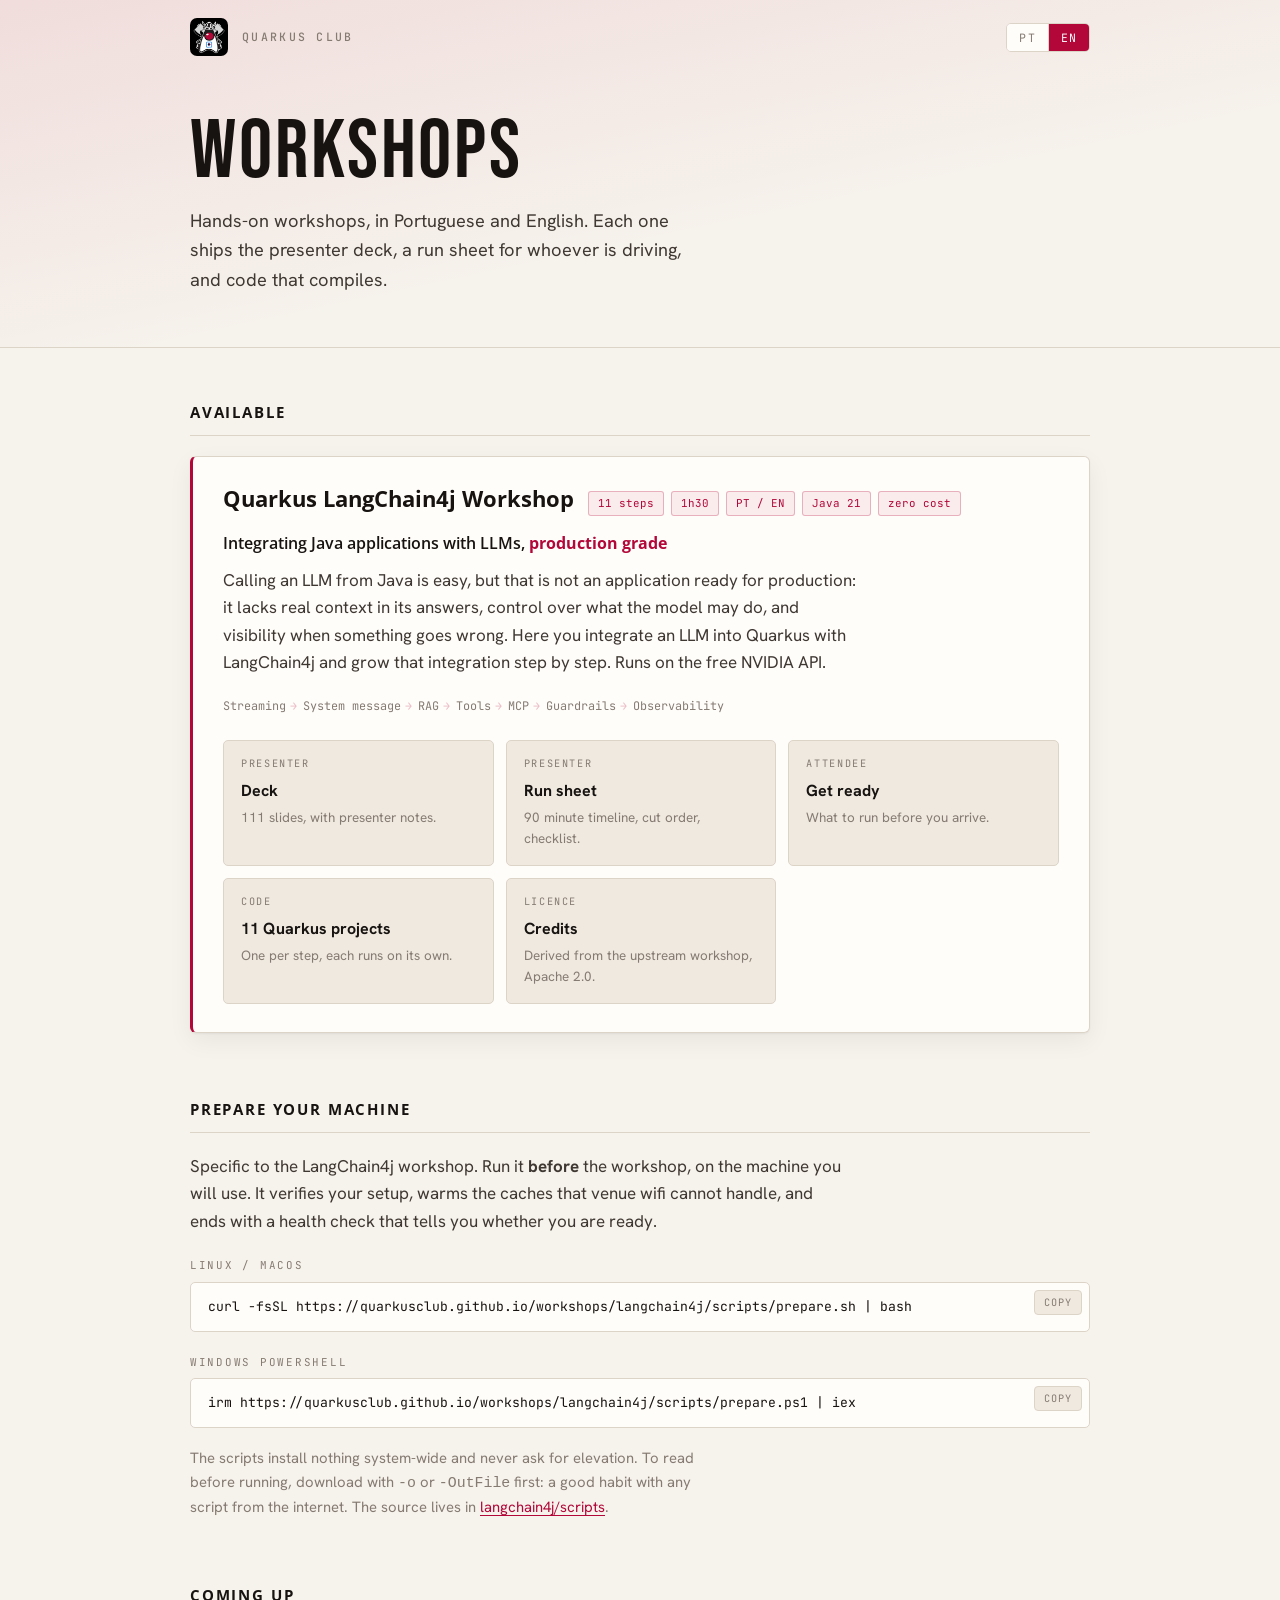
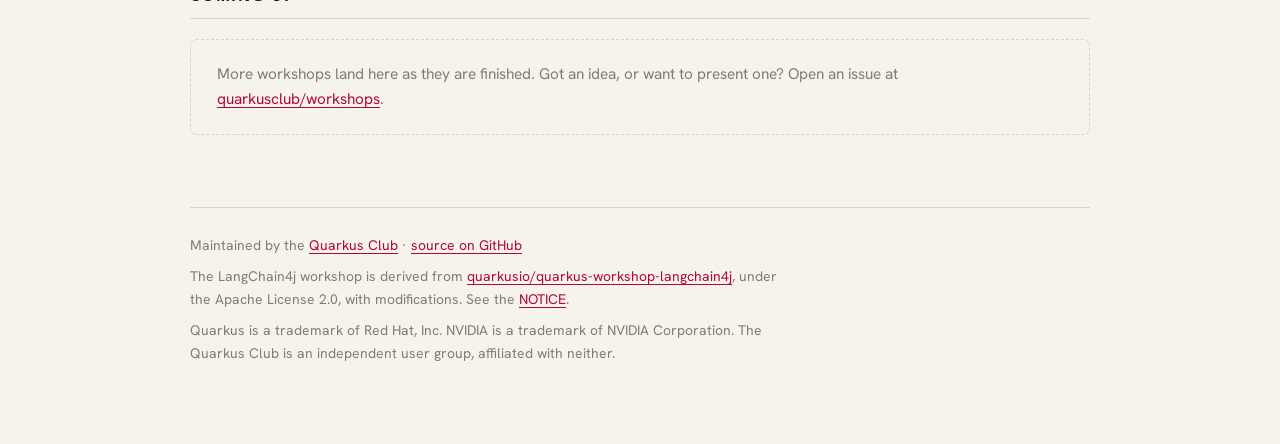
<file: index.html>
<!doctype html>
<html lang="pt-BR">
<head>
<meta charset="utf-8">
<meta name="viewport" content="width=device-width, initial-scale=1">
<title>Quarkus Club · Workshops</title>
<meta name="description" content="Workshops mão na massa do Quarkus Club, em português e inglês. Slides do apresentador, roteiro e código que roda.">
<link rel="icon" href="assets/favicon.ico" sizes="16x16 32x32 48x48">
<link rel="icon" href="assets/logo.png" type="image/png" sizes="145x145">
<link rel="preconnect" href="https://fonts.googleapis.com">
<link rel="preconnect" href="https://fonts.gstatic.com" crossorigin>
<link href="https://fonts.googleapis.com/css2?family=Bebas+Neue&family=Open+Sans:wght@600;700&family=Hanken+Grotesk:wght@400;500;700&family=JetBrains+Mono:wght@400;500&display=swap" rel="stylesheet">
<style>
  /* Tokens mirror assets/deck.css so the hub and the decks read as one system.
     Light is the default there, for the same reason: a workshop runs in a lit room. */
  :root {
    --brand-red: #b20738;
    --brand-red-light: #d41a4a;
    --brand-red-dark: #8a052c;

    --base: #f6f2ec;
    --surface-1: #fffdfa;
    --surface-2: #efe9e0;
    --line: #ddd4c8;

    --ink: #171310;
    --ink-2: #3f3832;
    --muted: #857b72;

    --accent: #b20738;
    --accent-hover: #8a052c;
    --chip-bg: rgba(178, 7, 56, .07);
    --chip-line: rgba(178, 7, 56, .26);
    --shadow: 0 1px 2px rgba(23, 19, 16, .05), 0 8px 24px rgba(23, 19, 16, .06);
    --wash: linear-gradient(168deg, rgba(178, 7, 56, .09), transparent 62%);

    --font-display: "Bebas Neue", system-ui, sans-serif;
    --font-heading: "Open Sans", system-ui, sans-serif;
    --font-body: "Hanken Grotesk", system-ui, sans-serif;
    --font-mono: "JetBrains Mono", ui-monospace, monospace;
  }

  @media (prefers-color-scheme: dark) {
    :root {
      --base: #0f0d0c;
      --surface-1: #1a1715;
      --surface-2: #252120;
      --line: #3a3330;

      --ink: #fbf8f4;
      --ink-2: #d8d0c8;
      --muted: #9a8f86;

      --accent: #ea5a7f;
      --accent-hover: #f2839e;
      --chip-bg: rgba(212, 26, 74, .16);
      --chip-line: rgba(212, 26, 74, .42);
      --shadow: 0 1px 2px rgba(0, 0, 0, .4), 0 10px 30px rgba(0, 0, 0, .35);
      --wash: linear-gradient(168deg, rgba(178, 7, 56, .30), transparent 64%);
    }
  }

  *, *::before, *::after { box-sizing: border-box; }

  html { scroll-behavior: smooth; }
  @media (prefers-reduced-motion: reduce) {
    html { scroll-behavior: auto; }
    * { animation-duration: .01ms !important; transition-duration: .01ms !important; }
  }

  body {
    margin: 0;
    background: var(--base);
    color: var(--ink-2);
    font-family: var(--font-body);
    font-size: 17px;
    line-height: 1.62;
    -webkit-font-smoothing: antialiased;
  }

  a { color: var(--accent); text-underline-offset: 3px; }
  a:hover { color: var(--accent-hover); }
  :focus-visible { outline: 2px solid var(--accent); outline-offset: 3px; border-radius: 3px; }

  .wrap { max-width: 940px; margin: 0 auto; padding-inline: 20px; }

  .skip {
    position: absolute; left: -9999px; top: 0; z-index: 10;
    background: var(--surface-1); color: var(--ink); padding: 10px 16px;
    border: 1px solid var(--line); border-radius: 0 0 5px 0;
  }
  .skip:focus { left: 0; }

  /* --------------------------------------------------------------- header */
  header { border-bottom: 1px solid var(--line); background: var(--wash); }

  .topbar {
    display: flex; align-items: center; gap: 14px;
    padding-block: 18px;
  }
  .mark { width: 38px; height: 38px; border-radius: 7px; flex: none; display: block; }
  .wordmark {
    font-family: var(--font-mono); font-size: .72rem; font-weight: 500;
    letter-spacing: .2em; text-transform: uppercase; color: var(--muted);
    margin: 0; margin-right: auto;
  }
  .wordmark a { color: inherit; text-decoration: none; }
  .wordmark a:hover { color: var(--accent); }

  /* language switch: two real buttons, current one pressed */
  .lang { display: flex; gap: 0; border: 1px solid var(--line); border-radius: 5px; overflow: hidden; }
  .lang button {
    font-family: var(--font-mono); font-size: .72rem; letter-spacing: .1em;
    padding: 6px 12px; border: 0; cursor: pointer;
    background: var(--surface-1); color: var(--muted);
    transition: background .15s ease, color .15s ease;
  }
  .lang button + button { border-left: 1px solid var(--line); }
  .lang button:hover { color: var(--ink); }
  .lang button[aria-pressed="true"] { background: var(--brand-red); color: #fff; }

  header .intro { padding-block: 40px 52px; }
  h1 {
    font-family: var(--font-display); font-weight: 400; letter-spacing: .035em;
    text-transform: uppercase; font-size: clamp(3rem, 11vw, 5.2rem);
    line-height: .92; margin: 0 0 16px; color: var(--ink);
  }
  .tagline { font-size: 1.14rem; margin: 0; max-width: 52ch; color: var(--ink-2); }

  /* ---------------------------------------------------------------- shell */
  h2 {
    font-family: var(--font-heading); font-size: .95rem; font-weight: 700;
    color: var(--ink); text-transform: uppercase; letter-spacing: .12em;
    margin: 64px 0 20px; padding-bottom: 10px; border-bottom: 1px solid var(--line);
  }
  h2:first-of-type { margin-top: 52px; }

  /* ------------------------------------------------------- workshop card */
  .ws {
    background: var(--surface-1); border: 1px solid var(--line);
    border-left: 3px solid var(--brand-red); border-radius: 6px;
    padding: 28px 30px; box-shadow: var(--shadow);
  }
  .ws-head { display: flex; flex-wrap: wrap; gap: 10px 14px; align-items: baseline; }
  .ws h3 {
    font-family: var(--font-heading); font-size: 1.36rem; font-weight: 700;
    color: var(--ink); margin: 0; line-height: 1.25;
  }
  .sub-title {
    font-family: var(--font-heading); font-weight: 600; font-size: 1.02rem;
    color: var(--ink); margin: 14px 0 0;
  }
  .sub-title strong { color: var(--accent); }
  .desc { margin: 10px 0 0; max-width: 64ch; }

  .tags { display: flex; flex-wrap: wrap; gap: 7px; }
  .tag {
    font-family: var(--font-mono); font-size: .68rem; padding: 3px 9px;
    border-radius: 3px; background: var(--chip-bg);
    color: var(--accent); border: 1px solid var(--chip-line); white-space: nowrap;
  }

  /* the arc of the workshop, scannable in one pass */
  .arc {
    display: flex; flex-wrap: wrap; align-items: center; gap: 6px 4px;
    margin: 20px 0 0; padding: 0; list-style: none;
    font-family: var(--font-mono); font-size: .74rem; color: var(--muted);
  }
  /* separator on the FOLLOWING item, never a trailing one: the last item in the
     list is the hidden translation, and :last-child would still match it. */
  .arc li + li::before { content: "→"; margin-right: 6px; color: var(--chip-line); }

  .res {
    display: grid; grid-template-columns: repeat(auto-fit, minmax(215px, 1fr));
    gap: 12px; margin-top: 24px;
  }
  .res a {
    display: block; text-decoration: none; color: inherit;
    background: var(--surface-2); border: 1px solid var(--line);
    border-radius: 5px; padding: 15px 17px;
    transition: border-color .18s ease, transform .18s ease, box-shadow .18s ease;
  }
  .res a:hover {
    border-color: var(--brand-red); transform: translateY(-2px);
    box-shadow: var(--shadow);
  }
  .res .k {
    font-family: var(--font-mono); font-size: .64rem; letter-spacing: .16em;
    text-transform: uppercase; color: var(--muted); display: block; margin-bottom: 5px;
  }
  .res .n { font-weight: 700; color: var(--ink); font-size: 1rem; display: block; }
  .res .h { display: block; font-size: .84rem; color: var(--muted); margin-top: 3px; }

  /* ----------------------------------------------------------- prep block */
  .lede { max-width: 66ch; }
  .label {
    font-family: var(--font-mono); font-size: .68rem; text-transform: uppercase;
    letter-spacing: .16em; color: var(--muted); margin: 22px 0 7px;
  }
  .cmd { position: relative; }
  .cmd pre {
    background: var(--surface-1); border: 1px solid var(--line); border-radius: 5px;
    padding: 14px 58px 14px 17px; overflow-x: auto; font-family: var(--font-mono);
    font-size: .82rem; color: var(--ink); margin: 0; line-height: 1.5;
  }
  .copy {
    position: absolute; top: 8px; right: 8px;
    font-family: var(--font-mono); font-size: .64rem; letter-spacing: .1em;
    text-transform: uppercase; padding: 5px 9px; cursor: pointer;
    background: var(--surface-2); color: var(--muted);
    border: 1px solid var(--line); border-radius: 4px;
    transition: color .15s ease, border-color .15s ease;
  }
  .copy:hover { color: var(--accent); border-color: var(--chip-line); }
  .copy[data-done="1"] { color: var(--accent); border-color: var(--chip-line); }

  .note { font-size: .93rem; color: var(--muted); margin-top: 18px; max-width: 66ch; }

  .soon {
    border: 1px dashed var(--line); border-radius: 6px; padding: 22px 26px;
    color: var(--muted); font-size: .96rem;
  }

  footer {
    border-top: 1px solid var(--line); margin-top: 72px;
    padding: 26px 0 72px; font-size: .87rem; color: var(--muted);
  }
  footer p { margin: 0 0 9px; max-width: 76ch; }

  /* language visibility, CSS-driven so it is correct before any script runs */
  html[lang="pt-BR"] [data-lang="en"] { display: none; }
  html[lang="en"] [data-lang="pt"] { display: none; }

  @media (max-width: 560px) {
    body { font-size: 16px; }
    header .intro { padding-block: 28px 38px; }
    .ws { padding: 22px 20px; }
    .topbar { flex-wrap: wrap; }
  }
</style>
</head>
<body>

<a class="skip" href="#main"><span data-lang="pt">Pular para o conteúdo</span><span data-lang="en">Skip to content</span></a>

<header>
  <div class="wrap topbar">
    <img class="mark" src="assets/logo.png" alt="" width="38" height="38">
    <p class="wordmark"><a href="https://quarkusclub.github.io">Quarkus Club</a></p>
    <div class="lang" role="group" aria-label="Idioma / Language">
      <button type="button" data-set-lang="pt-BR" aria-pressed="true">PT</button>
      <button type="button" data-set-lang="en" aria-pressed="false">EN</button>
    </div>
  </div>
  <div class="wrap intro">
    <h1>Workshops</h1>
    <p class="tagline" data-lang="pt">Workshops mão na massa, em português e inglês. Cada um traz os slides do apresentador, um roteiro de condução e código que compila.</p>
    <p class="tagline" data-lang="en">Hands-on workshops, in Portuguese and English. Each one ships the presenter deck, a run sheet for whoever is driving, and code that compiles.</p>
  </div>
</header>

<main class="wrap" id="main">

  <h2><span data-lang="pt">Disponíveis</span><span data-lang="en">Available</span></h2>

  <div class="ws">
    <div class="ws-head">
      <h3>Quarkus LangChain4j Workshop</h3>
      <div class="tags">
        <span class="tag">11 steps</span>
        <span class="tag">1h30</span>
        <span class="tag">PT / EN</span>
        <span class="tag">Java 21</span>
        <span class="tag" data-lang="pt">custo zero</span>
        <span class="tag" data-lang="en">zero cost</span>
      </div>
    </div>

    <p class="sub-title" data-lang="pt">Integrando aplicações Java com LLMs, <strong>production grade</strong></p>
    <p class="sub-title" data-lang="en">Integrating Java applications with LLMs, <strong>production grade</strong></p>

    <p class="desc" data-lang="pt">
      Chamar um LLM a partir do Java é fácil, mas isso não é uma aplicação pronta para produção:
      falta contexto real nas respostas, controle sobre o que o modelo pode fazer e visibilidade
      quando algo sai errado. Aqui você integra um LLM ao Quarkus com LangChain4j e evolui essa
      integração passo a passo. Roda na API gratuita da NVIDIA.
    </p>
    <p class="desc" data-lang="en">
      Calling an LLM from Java is easy, but that is not an application ready for production:
      it lacks real context in its answers, control over what the model may do, and visibility
      when something goes wrong. Here you integrate an LLM into Quarkus with LangChain4j and
      grow that integration step by step. Runs on the free NVIDIA API.
    </p>

    <ul class="arc">
      <li>Streaming</li>
      <li>System message</li>
      <li>RAG</li>
      <li>Tools</li>
      <li>MCP</li>
      <li>Guardrails</li>
      <li data-lang="pt">Observabilidade</li>
      <li data-lang="en">Observability</li>
    </ul>

    <div class="res">
      <a href="langchain4j/slides/" data-href-pt="langchain4j/slides/" data-href-en="langchain4j/slides/en.html">
        <span class="k" data-lang="pt">Apresentador</span><span class="k" data-lang="en">Presenter</span>
        <span class="n" data-lang="pt">Slides</span><span class="n" data-lang="en">Deck</span>
        <span class="h" data-lang="pt">111 slides, com notas do apresentador.</span>
        <span class="h" data-lang="en">111 slides, with presenter notes.</span>
      </a>

      <a href="https://github.com/quarkusclub/workshops/blob/main/langchain4j/ROTEIRO.md"
         data-href-pt="https://github.com/quarkusclub/workshops/blob/main/langchain4j/ROTEIRO.md"
         data-href-en="https://github.com/quarkusclub/workshops/blob/main/langchain4j/RUNSHEET.md">
        <span class="k" data-lang="pt">Apresentador</span><span class="k" data-lang="en">Presenter</span>
        <span class="n" data-lang="pt">Roteiro</span><span class="n" data-lang="en">Run sheet</span>
        <span class="h" data-lang="pt">Cronograma de 90 min, ordem de corte, checklist.</span>
        <span class="h" data-lang="en">90 minute timeline, cut order, checklist.</span>
      </a>

      <a href="#prepare">
        <span class="k" data-lang="pt">Participante</span><span class="k" data-lang="en">Attendee</span>
        <span class="n" data-lang="pt">Preparação</span><span class="n" data-lang="en">Get ready</span>
        <span class="h" data-lang="pt">O que rodar antes de chegar.</span>
        <span class="h" data-lang="en">What to run before you arrive.</span>
      </a>

      <a href="https://github.com/quarkusclub/workshops/tree/main/langchain4j/section-1">
        <span class="k" data-lang="pt">Código</span><span class="k" data-lang="en">Code</span>
        <span class="n" data-lang="pt">11 projetos Quarkus</span><span class="n" data-lang="en">11 Quarkus projects</span>
        <span class="h" data-lang="pt">Um por step, cada um roda sozinho.</span>
        <span class="h" data-lang="en">One per step, each runs on its own.</span>
      </a>

      <a href="https://github.com/quarkusclub/workshops/blob/main/langchain4j/CREDITOS.md"
         data-href-pt="https://github.com/quarkusclub/workshops/blob/main/langchain4j/CREDITOS.md"
         data-href-en="https://github.com/quarkusclub/workshops/blob/main/langchain4j/CREDITS.md">
        <span class="k" data-lang="pt">Licença</span><span class="k" data-lang="en">Licence</span>
        <span class="n" data-lang="pt">Créditos</span><span class="n" data-lang="en">Credits</span>
        <span class="h" data-lang="pt">Derivado do workshop upstream, Apache 2.0.</span>
        <span class="h" data-lang="en">Derived from the upstream workshop, Apache 2.0.</span>
      </a>
    </div>
  </div>

  <h2 id="prepare"><span data-lang="pt">Prepare sua máquina</span><span data-lang="en">Prepare your machine</span></h2>

  <p class="lede" data-lang="pt">
    Específico do workshop de LangChain4j. Rode <strong>antes</strong> do workshop, na máquina que
    você vai usar. O script verifica seu ambiente, baixa o que a rede do evento não vai dar conta,
    e termina com um health check dizendo se você está pronto.
  </p>
  <p class="lede" data-lang="en">
    Specific to the LangChain4j workshop. Run it <strong>before</strong> the workshop, on the machine
    you will use. It verifies your setup, warms the caches that venue wifi cannot handle, and ends
    with a health check that tells you whether you are ready.
  </p>

  <div class="label">Linux / macOS</div>
  <div class="cmd">
    <pre>curl -fsSL https://quarkusclub.github.io/workshops/langchain4j/scripts/prepare.sh | bash</pre>
    <button class="copy" type="button" data-copy>copy</button>
  </div>

  <div class="label">Windows PowerShell</div>
  <div class="cmd">
    <pre>irm https://quarkusclub.github.io/workshops/langchain4j/scripts/prepare.ps1 | iex</pre>
    <button class="copy" type="button" data-copy>copy</button>
  </div>

  <p class="note" data-lang="pt">
    Os scripts não instalam nada no sistema e não pedem elevação. Para ler antes de executar,
    baixe com <code>-o</code> ou <code>-OutFile</code> primeiro: é um bom hábito com qualquer
    script vindo da internet. O código está em
    <a href="https://github.com/quarkusclub/workshops/tree/main/langchain4j/scripts">langchain4j/scripts</a>.
  </p>
  <p class="note" data-lang="en">
    The scripts install nothing system-wide and never ask for elevation. To read before running,
    download with <code>-o</code> or <code>-OutFile</code> first: a good habit with any script
    from the internet. The source lives in
    <a href="https://github.com/quarkusclub/workshops/tree/main/langchain4j/scripts">langchain4j/scripts</a>.
  </p>

  <h2><span data-lang="pt">Em breve</span><span data-lang="en">Coming up</span></h2>
  <div class="soon">
    <span data-lang="pt">Outros workshops entram aqui conforme forem ficando prontos. Tem uma ideia ou quer
      apresentar um? Abra uma issue em</span>
    <span data-lang="en">More workshops land here as they are finished. Got an idea, or want to present one?
      Open an issue at</span>
    <a href="https://github.com/quarkusclub/workshops/issues">quarkusclub/workshops</a>.
  </div>

  <footer>
    <p data-lang="pt">Mantido pelo <a href="https://quarkusclub.github.io">Quarkus Club</a> ·
       <a href="https://github.com/quarkusclub/workshops">código no GitHub</a></p>
    <p data-lang="en">Maintained by the <a href="https://quarkusclub.github.io">Quarkus Club</a> ·
       <a href="https://github.com/quarkusclub/workshops">source on GitHub</a></p>

    <p data-lang="pt">O workshop de LangChain4j é derivado de
       <a href="https://github.com/quarkusio/quarkus-workshop-langchain4j">quarkusio/quarkus-workshop-langchain4j</a>,
       sob Apache License 2.0, com modificações. Veja o
       <a href="https://github.com/quarkusclub/workshops/blob/main/langchain4j/NOTICE">NOTICE</a>.</p>
    <p data-lang="en">The LangChain4j workshop is derived from
       <a href="https://github.com/quarkusio/quarkus-workshop-langchain4j">quarkusio/quarkus-workshop-langchain4j</a>,
       under the Apache License 2.0, with modifications. See the
       <a href="https://github.com/quarkusclub/workshops/blob/main/langchain4j/NOTICE">NOTICE</a>.</p>

    <p data-lang="pt">Quarkus é marca da Red Hat, Inc. NVIDIA é marca da NVIDIA Corporation.
       O Quarkus Club é um grupo de usuários independente, sem vínculo com nenhuma das duas.</p>
    <p data-lang="en">Quarkus is a trademark of Red Hat, Inc. NVIDIA is a trademark of NVIDIA
       Corporation. The Quarkus Club is an independent user group, affiliated with neither.</p>
  </footer>
</main>

<script>
  (function () {
    var STORE = 'qc-workshops-lang';
    var root = document.documentElement;
    var buttons = document.querySelectorAll('[data-set-lang]');

    function apply(lang, remember) {
      root.lang = lang;

      buttons.forEach(function (b) {
        b.setAttribute('aria-pressed', String(b.dataset.setLang === lang));
      });

      document.querySelectorAll('[data-href-pt]').forEach(function (a) {
        a.href = lang === 'en' ? a.dataset.hrefEn : a.dataset.hrefPt;
      });

      document.querySelectorAll('[data-copy]').forEach(function (btn) {
        if (!btn.dataset.done) { btn.textContent = lang === 'en' ? 'copy' : 'copiar'; }
      });

      if (remember) {
        try { localStorage.setItem(STORE, lang); } catch (e) { /* private mode */ }
        var url = new URL(location.href);
        if (lang === 'en') { url.searchParams.set('lang', 'en'); }
        else { url.searchParams.delete('lang'); }
        history.replaceState(null, '', url);
      }
    }

    function initial() {
      var q = new URLSearchParams(location.search).get('lang');
      if (q === 'en' || q === 'pt') { return q === 'en' ? 'en' : 'pt-BR'; }
      var saved = null;
      try { saved = localStorage.getItem(STORE); } catch (e) { /* private mode */ }
      if (saved) { return saved; }
      return (navigator.language || '').toLowerCase().startsWith('pt') ? 'pt-BR' : 'en';
    }

    buttons.forEach(function (b) {
      b.addEventListener('click', function () { apply(b.dataset.setLang, true); });
    });

    apply(initial(), false);

    document.querySelectorAll('[data-copy]').forEach(function (btn) {
      btn.addEventListener('click', function () {
        var text = btn.parentElement.querySelector('pre').textContent.trim();
        navigator.clipboard.writeText(text).then(function () {
          btn.textContent = root.lang === 'en' ? 'copied' : 'copiado';
          btn.dataset.done = '1';
          setTimeout(function () {
            btn.textContent = root.lang === 'en' ? 'copy' : 'copiar';
            delete btn.dataset.done;
          }, 1600);
        });
      });
    });
  })();
</script>

</body>
</html>
</file>
